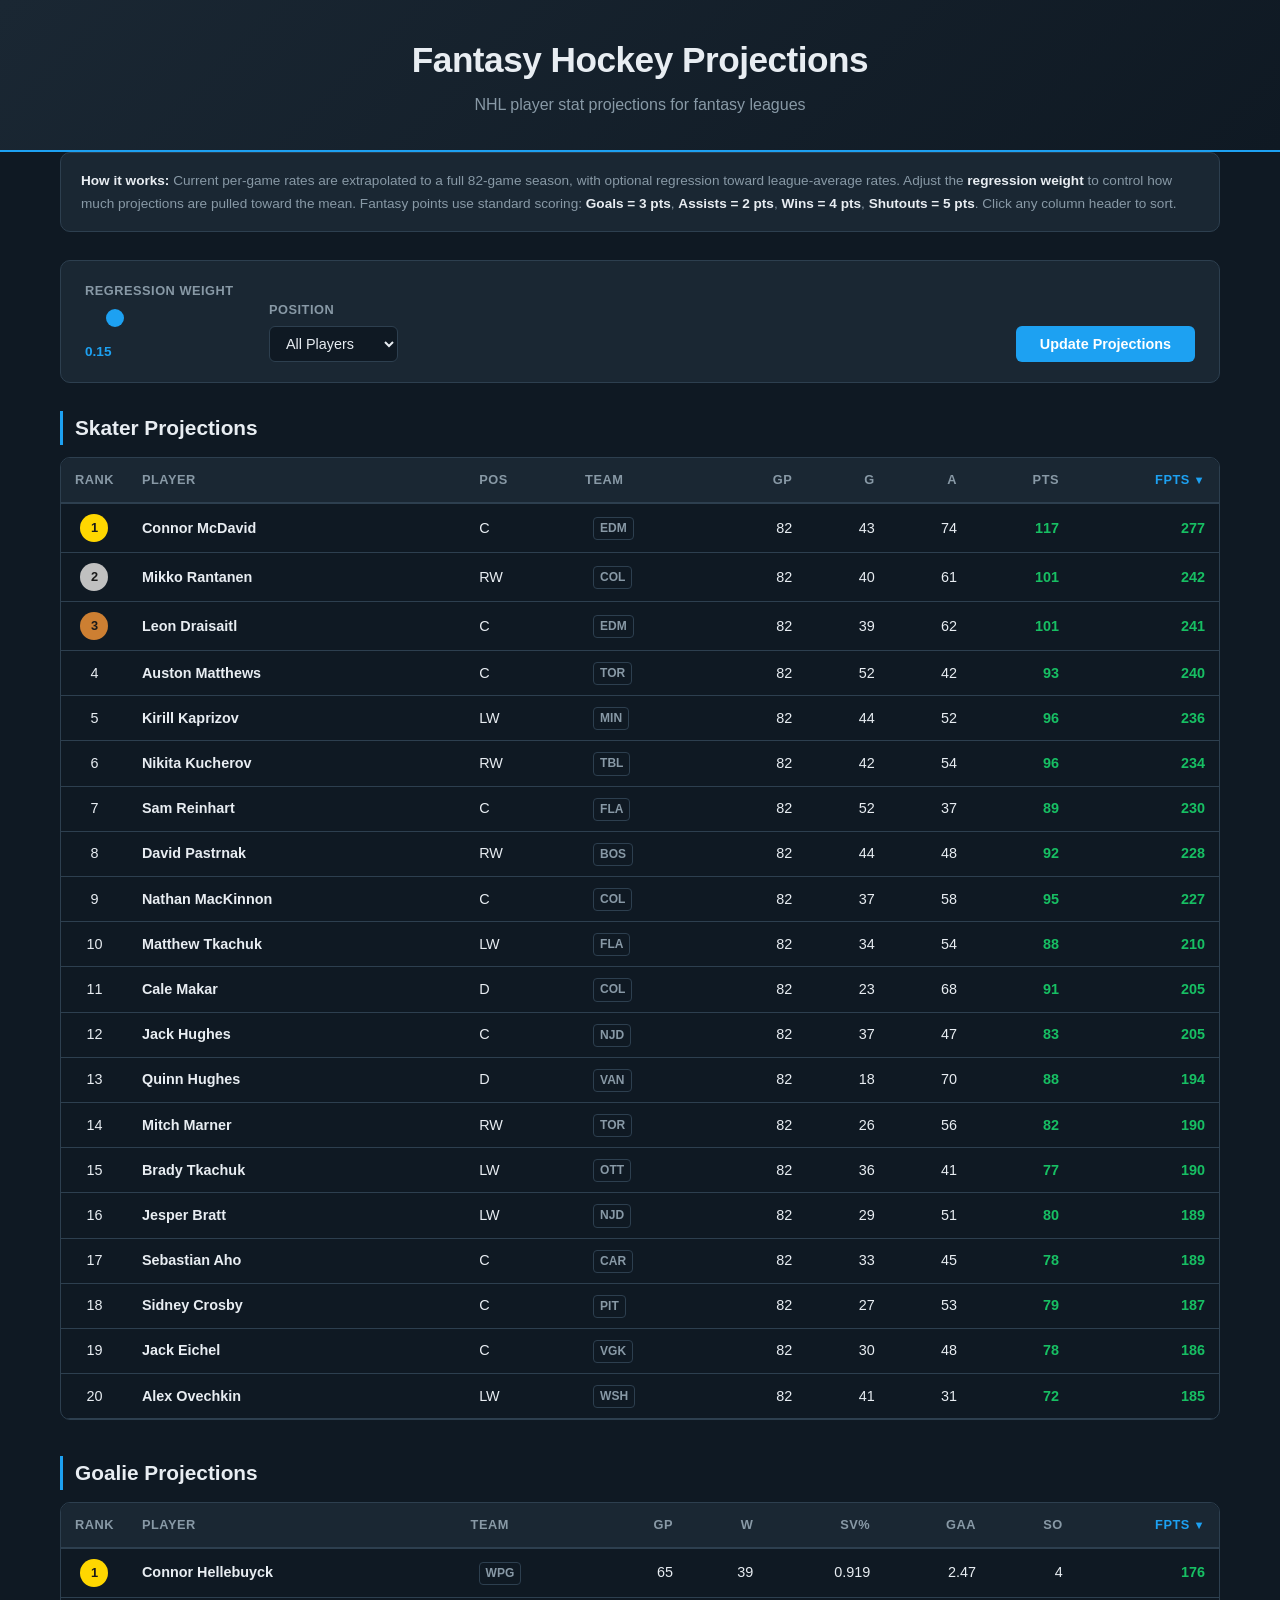
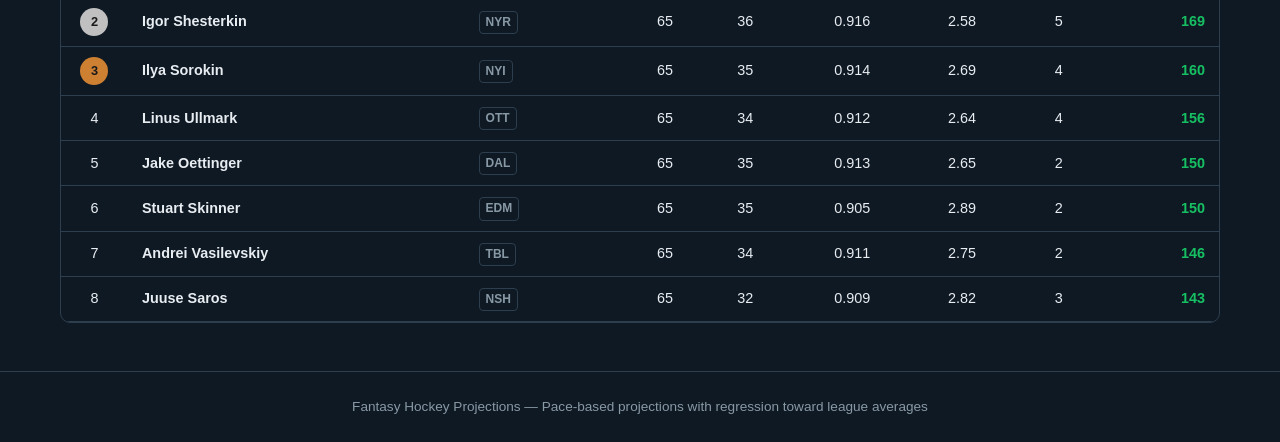
<file: index.html>
<!DOCTYPE html>
<html lang="en">
<head>
    <meta charset="UTF-8">
    <meta name="viewport" content="width=device-width, initial-scale=1.0">
    <title>Fantasy Hockey Projections</title>
    <style>
        :root {
            --bg-dark: #0f1923;
            --bg-card: #1a2733;
            --bg-hover: #243442;
            --border: #2d3f4f;
            --text-primary: #e8edf2;
            --text-secondary: #8899a6;
            --accent: #1da1f2;
            --accent-hover: #1a91da;
            --gold: #ffd700;
            --silver: #c0c0c0;
            --bronze: #cd7f32;
            --green: #17bf63;
            --red: #e0245e;
        }

        * { margin: 0; padding: 0; box-sizing: border-box; }

        body {
            font-family: -apple-system, BlinkMacSystemFont, 'Segoe UI', Roboto, Oxygen, sans-serif;
            background: var(--bg-dark);
            color: var(--text-primary);
            line-height: 1.6;
            min-height: 100vh;
        }

        .container { max-width: 1200px; margin: 0 auto; padding: 0 20px; }

        header {
            background: linear-gradient(135deg, #1a2733 0%, #0f1923 100%);
            border-bottom: 2px solid var(--accent);
            padding: 32px 0;
            text-align: center;
        }

        header h1 { font-size: 2.2rem; font-weight: 700; letter-spacing: -0.5px; margin-bottom: 4px; }
        .subtitle { color: var(--text-secondary); font-size: 1rem; }

        .controls {
            display: flex; align-items: flex-end; gap: 24px; flex-wrap: wrap;
            background: var(--bg-card); border: 1px solid var(--border);
            border-radius: 10px; padding: 20px 24px; margin: 28px 0;
        }

        .control-group { display: flex; flex-direction: column; gap: 6px; }

        .control-group label {
            font-size: 0.8rem; font-weight: 600; text-transform: uppercase;
            letter-spacing: 0.5px; color: var(--text-secondary);
        }

        select {
            background: var(--bg-dark); color: var(--text-primary);
            border: 1px solid var(--border); border-radius: 6px;
            padding: 8px 12px; font-size: 0.9rem; cursor: pointer;
        }

        select:focus { outline: none; border-color: var(--accent); }

        input[type="range"] {
            width: 160px; padding: 8px 0; -webkit-appearance: none;
            background: transparent; border: none;
        }

        input[type="range"]::-webkit-slider-track {
            height: 6px; background: var(--bg-dark); border-radius: 3px;
            border: 1px solid var(--border);
        }

        input[type="range"]::-webkit-slider-thumb {
            -webkit-appearance: none; width: 18px; height: 18px;
            background: var(--accent); border-radius: 50%; cursor: pointer; margin-top: -7px;
        }

        #regression-value {
            font-size: 0.85rem; color: var(--accent); font-weight: 600;
            min-width: 32px; display: inline-block;
        }

        .btn-primary {
            background: var(--accent); color: white; border: none; border-radius: 6px;
            padding: 10px 24px; font-size: 0.9rem; font-weight: 600;
            cursor: pointer; transition: background 0.2s; margin-left: auto;
        }

        .btn-primary:hover { background: var(--accent-hover); }
        .btn-primary:active { transform: scale(0.98); }

        .table-section { margin-bottom: 36px; }

        .table-section h2 {
            font-size: 1.3rem; margin-bottom: 12px;
            border-left: 3px solid var(--accent); padding-left: 12px;
        }

        .table-wrapper {
            overflow-x: auto; border-radius: 10px; border: 1px solid var(--border);
        }

        table { width: 100%; border-collapse: collapse; font-size: 0.9rem; }
        thead { background: var(--bg-card); }

        th {
            padding: 12px 14px; text-align: left; font-weight: 600;
            font-size: 0.8rem; text-transform: uppercase; letter-spacing: 0.5px;
            color: var(--text-secondary); border-bottom: 2px solid var(--border);
            white-space: nowrap; user-select: none;
        }

        th.sortable { cursor: pointer; transition: color 0.2s; }
        th.sortable:hover { color: var(--accent); }
        th.active-sort { color: var(--accent); }
        th.active-sort::after { content: ' \25BC'; font-size: 0.7rem; }
        th.active-sort.asc::after { content: ' \25B2'; }

        td { padding: 10px 14px; border-bottom: 1px solid var(--border); white-space: nowrap; }

        .num-col { text-align: right; }
        .rank-col { text-align: center; width: 50px; }
        .player-col { min-width: 180px; }

        tbody tr { transition: background 0.15s; }
        tbody tr:hover { background: var(--bg-hover); }

        .rank-badge {
            display: inline-flex; align-items: center; justify-content: center;
            width: 28px; height: 28px; border-radius: 50%; font-weight: 700; font-size: 0.8rem;
        }

        .rank-1 { background: var(--gold); color: #1a1a1a; }
        .rank-2 { background: var(--silver); color: #1a1a1a; }
        .rank-3 { background: var(--bronze); color: #1a1a1a; }

        .player-name { font-weight: 600; }

        .player-team-badge {
            display: inline-block; background: var(--bg-dark); border: 1px solid var(--border);
            border-radius: 4px; padding: 1px 6px; font-size: 0.75rem;
            font-weight: 600; color: var(--text-secondary); margin-left: 8px;
        }

        .stat-highlight { color: var(--green); font-weight: 600; }

        .info-box {
            background: var(--bg-card); border: 1px solid var(--border); border-radius: 10px;
            padding: 16px 20px; margin-bottom: 24px; font-size: 0.85rem;
            color: var(--text-secondary); line-height: 1.7;
        }

        .info-box strong { color: var(--text-primary); }

        footer {
            border-top: 1px solid var(--border); padding: 24px 0; margin-top: 48px;
            text-align: center; color: var(--text-secondary); font-size: 0.85rem;
        }

        @media (max-width: 768px) {
            header h1 { font-size: 1.6rem; }
            .controls { flex-direction: column; align-items: stretch; }
            .btn-primary { margin-left: 0; }
            table { font-size: 0.8rem; }
            th, td { padding: 8px 10px; }
        }
    </style>
</head>
<body>
    <header>
        <div class="container">
            <h1>Fantasy Hockey Projections</h1>
            <p class="subtitle">NHL player stat projections for fantasy leagues</p>
        </div>
    </header>

    <main class="container">
        <div class="info-box">
            <strong>How it works:</strong> Current per-game rates are extrapolated to a full 82-game season,
            with optional regression toward league-average rates. Adjust the <strong>regression weight</strong>
            to control how much projections are pulled toward the mean. Fantasy points use standard scoring:
            <strong>Goals = 3 pts</strong>, <strong>Assists = 2 pts</strong>, <strong>Wins = 4 pts</strong>, <strong>Shutouts = 5 pts</strong>.
            Click any column header to sort.
        </div>

        <section class="controls">
            <div class="control-group">
                <label for="regression">Regression Weight</label>
                <input type="range" id="regression" min="0" max="100" value="15">
                <span id="regression-value">0.15</span>
            </div>
            <div class="control-group">
                <label for="position">Position</label>
                <select id="position">
                    <option value="all">All Players</option>
                    <option value="skaters">Skaters Only</option>
                    <option value="goalies">Goalies Only</option>
                </select>
            </div>
            <button id="refresh-btn" class="btn-primary">Update Projections</button>
        </section>

        <section id="skaters-section" class="table-section">
            <h2>Skater Projections</h2>
            <div class="table-wrapper">
                <table id="skaters-table">
                    <thead>
                        <tr>
                            <th class="rank-col">Rank</th>
                            <th class="player-col sortable" data-sort="name">Player</th>
                            <th class="sortable" data-sort="position">Pos</th>
                            <th class="sortable" data-sort="team">Team</th>
                            <th class="num-col sortable" data-sort="projected_gp">GP</th>
                            <th class="num-col sortable" data-sort="projected_goals">G</th>
                            <th class="num-col sortable" data-sort="projected_assists">A</th>
                            <th class="num-col sortable" data-sort="projected_points">PTS</th>
                            <th class="num-col sortable active-sort" data-sort="fantasy_points">FPts</th>
                        </tr>
                    </thead>
                    <tbody id="skaters-body"></tbody>
                </table>
            </div>
        </section>

        <section id="goalies-section" class="table-section">
            <h2>Goalie Projections</h2>
            <div class="table-wrapper">
                <table id="goalies-table">
                    <thead>
                        <tr>
                            <th class="rank-col">Rank</th>
                            <th class="player-col sortable" data-sort="name">Player</th>
                            <th class="sortable" data-sort="team">Team</th>
                            <th class="num-col sortable" data-sort="projected_gp">GP</th>
                            <th class="num-col sortable" data-sort="projected_wins">W</th>
                            <th class="num-col sortable" data-sort="projected_save_pct">SV%</th>
                            <th class="num-col sortable" data-sort="projected_gaa">GAA</th>
                            <th class="num-col sortable" data-sort="projected_shutouts">SO</th>
                            <th class="num-col sortable active-sort" data-sort="fantasy_points">FPts</th>
                        </tr>
                    </thead>
                    <tbody id="goalies-body"></tbody>
                </table>
            </div>
        </section>
    </main>

    <footer>
        <div class="container">
            <p>Fantasy Hockey Projections &mdash; Pace-based projections with regression toward league averages</p>
        </div>
    </footer>

    <script>
    (function () {
        // ---- Raw player data ----
        const RAW_SKATERS = [
            { name: "Connor McDavid", team: "EDM", position: "C", games_played: 78, goals: 44, assists: 76, points: 120 },
            { name: "Auston Matthews", team: "TOR", position: "C", games_played: 74, goals: 51, assists: 38, points: 89 },
            { name: "Leon Draisaitl", team: "EDM", position: "C", games_played: 81, goals: 41, assists: 65, points: 106 },
            { name: "Cale Makar", team: "COL", position: "D", games_played: 77, goals: 21, assists: 69, points: 90 },
            { name: "Mikko Rantanen", team: "COL", position: "RW", games_played: 80, goals: 42, assists: 63, points: 105 },
            { name: "David Pastrnak", team: "BOS", position: "RW", games_played: 82, goals: 47, assists: 50, points: 97 },
            { name: "Nikita Kucherov", team: "TBL", position: "RW", games_played: 81, goals: 44, assists: 56, points: 100 },
            { name: "Nathan MacKinnon", team: "COL", position: "C", games_played: 82, goals: 39, assists: 61, points: 100 },
            { name: "Quinn Hughes", team: "VAN", position: "D", games_played: 82, goals: 17, assists: 75, points: 92 },
            { name: "Mitch Marner", team: "TOR", position: "RW", games_played: 82, goals: 26, assists: 59, points: 85 },
            { name: "Kirill Kaprizov", team: "MIN", position: "LW", games_played: 79, goals: 46, assists: 52, points: 98 },
            { name: "Matthew Tkachuk", team: "FLA", position: "LW", games_played: 80, goals: 35, assists: 55, points: 90 },
            { name: "Jack Hughes", team: "NJD", position: "C", games_played: 72, goals: 34, assists: 42, points: 76 },
            { name: "Sidney Crosby", team: "PIT", position: "C", games_played: 82, goals: 27, assists: 55, points: 82 },
            { name: "Jesper Bratt", team: "NJD", position: "LW", games_played: 82, goals: 30, assists: 53, points: 83 },
            { name: "Sam Reinhart", team: "FLA", position: "C", games_played: 82, goals: 57, assists: 37, points: 94 },
            { name: "Alex Ovechkin", team: "WSH", position: "LW", games_played: 79, goals: 42, assists: 29, points: 71 },
            { name: "Jack Eichel", team: "VGK", position: "C", games_played: 82, goals: 31, assists: 50, points: 81 },
            { name: "Brady Tkachuk", team: "OTT", position: "LW", games_played: 80, goals: 37, assists: 40, points: 77 },
            { name: "Sebastian Aho", team: "CAR", position: "C", games_played: 82, goals: 35, assists: 46, points: 81 },
        ];

        const RAW_GOALIES = [
            { name: "Connor Hellebuyck", team: "WPG", games_played: 60, wins: 37, losses: 16, save_pct: 0.921, gaa: 2.39, shutouts: 4 },
            { name: "Ilya Sorokin", team: "NYI", games_played: 55, wins: 30, losses: 18, save_pct: 0.915, gaa: 2.65, shutouts: 3 },
            { name: "Igor Shesterkin", team: "NYR", games_played: 58, wins: 33, losses: 17, save_pct: 0.918, gaa: 2.52, shutouts: 5 },
            { name: "Andrei Vasilevskiy", team: "TBL", games_played: 56, wins: 30, losses: 19, save_pct: 0.912, gaa: 2.72, shutouts: 2 },
            { name: "Juuse Saros", team: "NSH", games_played: 58, wins: 28, losses: 22, save_pct: 0.910, gaa: 2.80, shutouts: 3 },
            { name: "Linus Ullmark", team: "OTT", games_played: 52, wins: 27, losses: 18, save_pct: 0.913, gaa: 2.58, shutouts: 3 },
            { name: "Jake Oettinger", team: "DAL", games_played: 57, wins: 31, losses: 18, save_pct: 0.914, gaa: 2.60, shutouts: 2 },
            { name: "Stuart Skinner", team: "EDM", games_played: 53, wins: 29, losses: 17, save_pct: 0.905, gaa: 2.88, shutouts: 1 },
        ];

        // ---- League averages ----
        const AVG = {
            goals_pg: 0.30, assists_pg: 0.48, points_pg: 0.78,
            wins_pg: 0.50, save_pct: 0.905, gaa: 2.95, shutouts_pg: 0.05
        };

        const FULL_GP = 82;

        // ---- Projection engine ----
        function projectSkater(p, regr) {
            const gp = p.games_played || 1;
            const gpg = p.goals / gp, apg = p.assists / gp, ppg = p.points / gp;
            const ag = (1 - regr) * gpg + regr * AVG.goals_pg;
            const aa = (1 - regr) * apg + regr * AVG.assists_pg;
            const ap = (1 - regr) * ppg + regr * AVG.points_pg;
            return {
                ...p,
                projected_gp: FULL_GP,
                projected_goals: Math.round(ag * FULL_GP),
                projected_assists: Math.round(aa * FULL_GP),
                projected_points: Math.round(ap * FULL_GP),
                fantasy_points: Math.round(Math.round(ag * FULL_GP) * 3 + Math.round(aa * FULL_GP) * 2)
            };
        }

        function projectGoalie(g, regr) {
            const gp = g.games_played || 1;
            const tgp = Math.min(Math.round(gp * (FULL_GP / gp)), 65);
            const wpg = g.wins / gp, sopg = g.shutouts / gp;
            const aw = (1 - regr) * wpg + regr * AVG.wins_pg;
            const asv = (1 - regr) * g.save_pct + regr * AVG.save_pct;
            const agaa = (1 - regr) * g.gaa + regr * AVG.gaa;
            const aso = (1 - regr) * sopg + regr * AVG.shutouts_pg;
            const pw = Math.round(aw * tgp), pso = Math.round(aso * tgp);
            return {
                ...g,
                projected_gp: tgp,
                projected_wins: pw,
                projected_save_pct: parseFloat(asv.toFixed(3)),
                projected_gaa: parseFloat(agaa.toFixed(2)),
                projected_shutouts: pso,
                fantasy_points: Math.round(pw * 4 + pso * 5)
            };
        }

        // ---- Sorting ----
        let skaterSort = { key: "fantasy_points", asc: false };
        let goalieSort = { key: "fantasy_points", asc: false };

        function sortData(data, st) {
            return [...data].sort((a, b) => {
                let va = a[st.key], vb = b[st.key];
                if (typeof va === "string") {
                    va = va.toLowerCase(); vb = vb.toLowerCase();
                    return st.asc ? va.localeCompare(vb) : vb.localeCompare(va);
                }
                return st.asc ? va - vb : vb - va;
            });
        }

        function updateSortUI(tableId, st) {
            document.querySelectorAll("#" + tableId + " th.sortable").forEach(function (th) {
                th.classList.remove("active-sort", "asc");
                if (th.dataset.sort === st.key) {
                    th.classList.add("active-sort");
                    if (st.asc) th.classList.add("asc");
                }
            });
        }

        // ---- Rendering ----
        function esc(s) { var d = document.createElement("div"); d.textContent = s; return d.innerHTML; }

        function rankBadge(r) {
            if (r <= 3) return '<span class="rank-badge rank-' + r + '">' + r + '</span>';
            return r;
        }

        let currentSkaters = [], currentGoalies = [];

        function renderSkaters() {
            var sorted = sortData(currentSkaters, skaterSort);
            document.getElementById("skaters-body").innerHTML = sorted.map(function (p, i) {
                return '<tr>' +
                    '<td class="rank-col">' + rankBadge(i + 1) + '</td>' +
                    '<td class="player-col"><span class="player-name">' + esc(p.name) + '</span></td>' +
                    '<td>' + esc(p.position) + '</td>' +
                    '<td><span class="player-team-badge">' + esc(p.team) + '</span></td>' +
                    '<td class="num-col">' + p.projected_gp + '</td>' +
                    '<td class="num-col">' + p.projected_goals + '</td>' +
                    '<td class="num-col">' + p.projected_assists + '</td>' +
                    '<td class="num-col stat-highlight">' + p.projected_points + '</td>' +
                    '<td class="num-col stat-highlight">' + p.fantasy_points + '</td>' +
                    '</tr>';
            }).join("");
        }

        function renderGoalies() {
            var sorted = sortData(currentGoalies, goalieSort);
            document.getElementById("goalies-body").innerHTML = sorted.map(function (g, i) {
                return '<tr>' +
                    '<td class="rank-col">' + rankBadge(i + 1) + '</td>' +
                    '<td class="player-col"><span class="player-name">' + esc(g.name) + '</span></td>' +
                    '<td><span class="player-team-badge">' + esc(g.team) + '</span></td>' +
                    '<td class="num-col">' + g.projected_gp + '</td>' +
                    '<td class="num-col">' + g.projected_wins + '</td>' +
                    '<td class="num-col">' + g.projected_save_pct.toFixed(3) + '</td>' +
                    '<td class="num-col">' + g.projected_gaa.toFixed(2) + '</td>' +
                    '<td class="num-col">' + g.projected_shutouts + '</td>' +
                    '<td class="num-col stat-highlight">' + g.fantasy_points + '</td>' +
                    '</tr>';
            }).join("");
        }

        function update() {
            var regr = parseFloat(document.getElementById("regression").value) / 100;
            var pos = document.getElementById("position").value;

            currentSkaters = RAW_SKATERS.map(function (p) { return projectSkater(p, regr); });
            currentSkaters.sort(function (a, b) { return b.fantasy_points - a.fantasy_points; });

            currentGoalies = RAW_GOALIES.map(function (g) { return projectGoalie(g, regr); });
            currentGoalies.sort(function (a, b) { return b.fantasy_points - a.fantasy_points; });

            document.getElementById("skaters-section").style.display = (pos === "goalies") ? "none" : "block";
            document.getElementById("goalies-section").style.display = (pos === "skaters") ? "none" : "block";

            skaterSort = { key: "fantasy_points", asc: false };
            goalieSort = { key: "fantasy_points", asc: false };
            updateSortUI("skaters-table", skaterSort);
            updateSortUI("goalies-table", goalieSort);

            renderSkaters();
            renderGoalies();
        }

        // ---- Event listeners ----
        document.getElementById("regression").addEventListener("input", function () {
            document.getElementById("regression-value").textContent = (this.value / 100).toFixed(2);
        });

        document.getElementById("refresh-btn").addEventListener("click", update);

        document.querySelectorAll("#skaters-table th.sortable").forEach(function (th) {
            th.addEventListener("click", function () {
                var key = th.dataset.sort;
                if (skaterSort.key === key) { skaterSort.asc = !skaterSort.asc; }
                else { skaterSort = { key: key, asc: false }; }
                updateSortUI("skaters-table", skaterSort);
                renderSkaters();
            });
        });

        document.querySelectorAll("#goalies-table th.sortable").forEach(function (th) {
            th.addEventListener("click", function () {
                var key = th.dataset.sort;
                if (goalieSort.key === key) { goalieSort.asc = !goalieSort.asc; }
                else { goalieSort = { key: key, asc: false }; }
                updateSortUI("goalies-table", goalieSort);
                renderGoalies();
            });
        });

        // Initial render
        update();
    })();
    </script>
</body>
</html>
</file>
